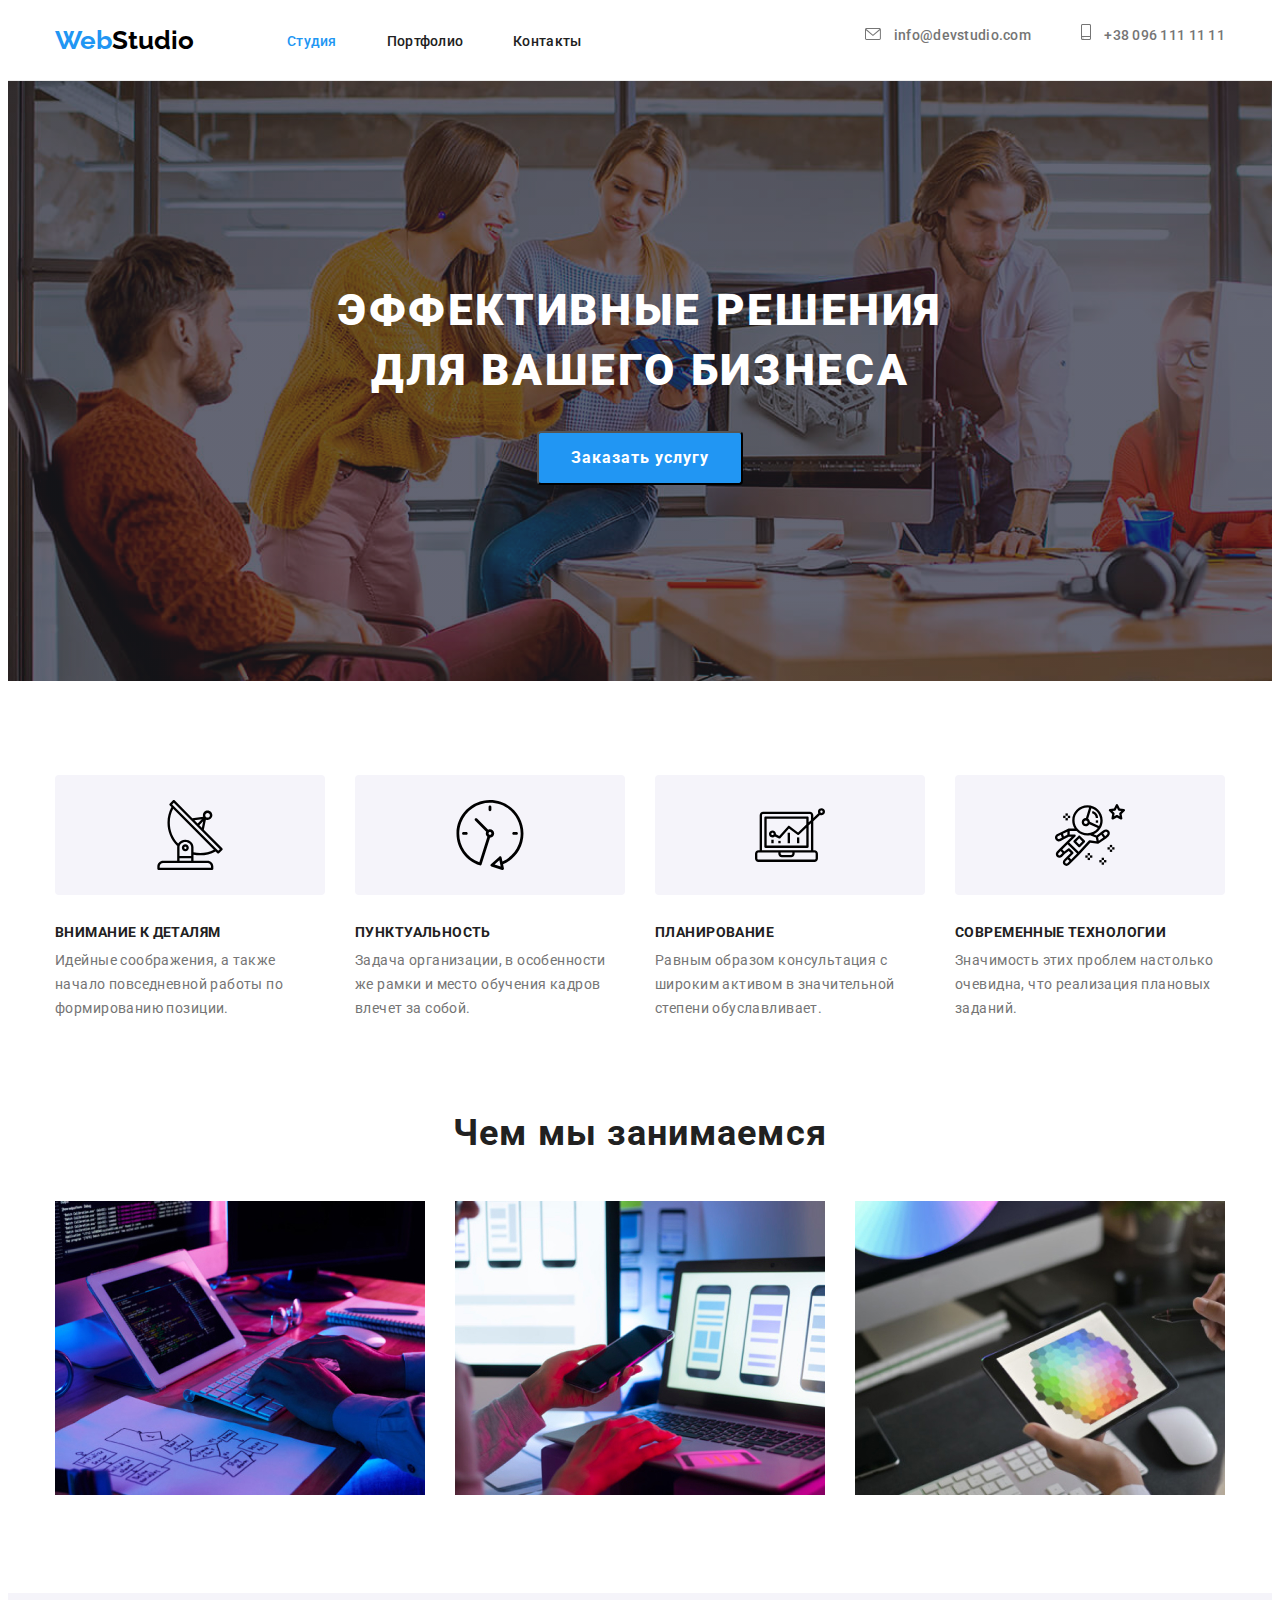
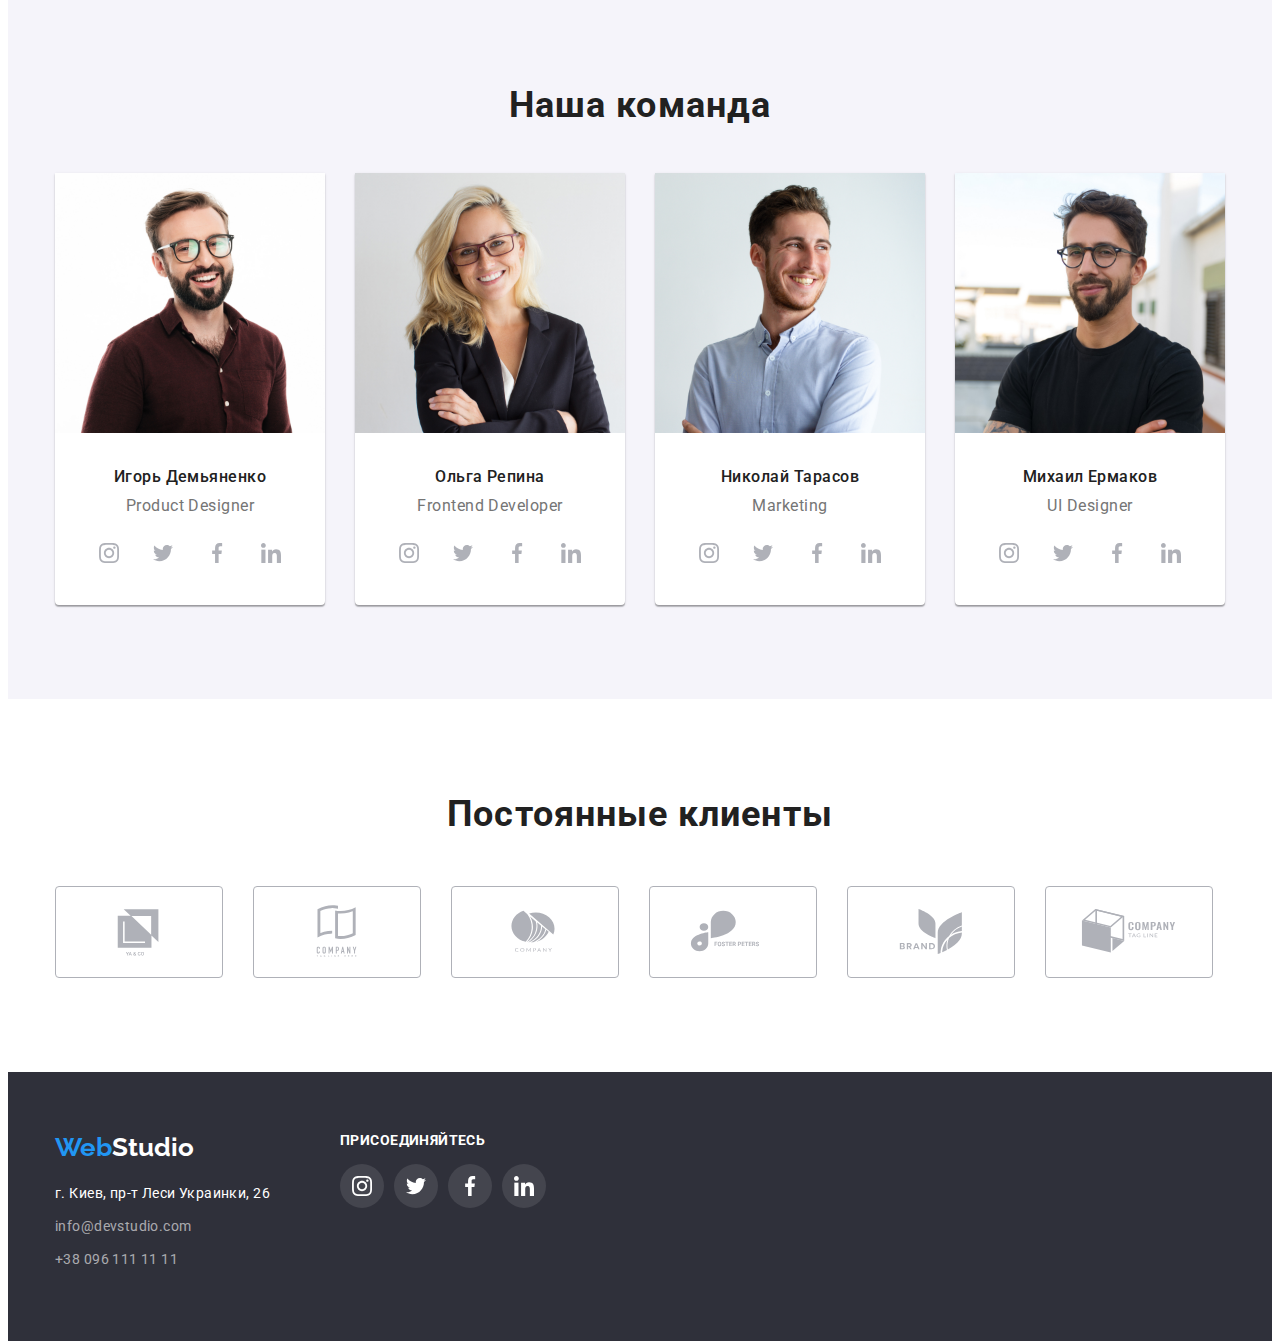
<file: index.html>
<!DOCTYPE html>
<html lang="ru">
<head>
    <meta charset="UTF-8" />
    <meta http-equiv="X-UA-Compatible" content="IE=edge" />
    <meta name="viewport" content="width=device-width, initial-scale=1.0" />
    <title>Студия</title>
    <link rel="preconnect" href="https://fonts.gstatic.com" />
    <link
        href="https://fonts.googleapis.com/css2?family=Raleway:wght@700&family=Roboto:wght@400;500;700;900&display=swap"
        rel="stylesheet" />
    <link rel="stylesheet" href="./css/styles.css" />
    <link rel="stylesheet" href="https://cdnjs.cloudflare.com/ajax/libs/modern-normalize/1.1.0/modern-normalize.min.css"
        integrity="sha512-wpPYUAdjBVSE4KJnH1VR1HeZfpl1ub8YT/NKx4PuQ5NmX2tKuGu6U/JRp5y+Y8XG2tV+wKQpNHVUX03MfMFn9Q=="
        crossorigin="anonymous" referrerpolicy="no-referrer" />
</head>

<body>
    <header class="header">
        <div class="container header-container">
            <a href="./index.html" class="logo"><span class="logo-beginning">Web</span>Studio</a>
            <nav class="header-nav">
                <ul class="header-list">
                    <li class="header-list-item">
                        <a href="index.html" class="header-link link-active">Студия</a>
                    </li>
                    <li class="header-list-item">
                        <a href="portfolio.html" class="header-link">Портфолио</a>
                    </li>
                    <li class="header-list-item">
                        <a href="" class="header-link">Контакты</a>
                    </li>
                </ul>
            </nav>
            <ul class="header-address address">
                <li class="header-address-item address-item">
                    <a href="" class="address-link envelope-link">
                        <svg class="icon icon-envelope">
                            <use href="./images/icons.svg#icon-envelope"></use>
                        </svg>
                        info@devstudio.com
                    </a>
                </li>
                <li class="header-address-item address-item">
                    <a href="" class="address-link tel-link">
                        <svg class="icon icon-tel">
                            <use href="./images/icons.svg#icon-tel"></use>
                        </svg>
                        +38 096 111 11 11
                    </a>
                </li>
            </ul>
        </div>
    </header>
    <main>
        <section class="hero bg-img">
            <div class="hero-container">
                <h1 class="hero-text">Эффективные решения для вашего бизнеса</h1>
                <button type="button" class="hero-btn">Заказать услугу</button>
            </div>
        </section>
        <section class="benefits">
            <div class="container">
                <ul class="benefits-list">
                    <li class="benefits-item">
                        <div class="icon-box">
                        <svg class="benefits-icon" width="20" height="20">
                            <use href="./images/icons.svg#icon-antenna"></use>
                        </svg>
                        </div>
                        <div class="benefits-box">
                        <h3 class="benefits-header">Внимание к деталям</h3>
                        <p class="benefits-text">
                            Идейные соображения, а также начало повседневной работы по
                            формированию позиции.
                        </p>
                        </div>
                    </li>
                    <li class="benefits-item">
                        <div class="icon-box">
                        <svg class="benefits-icon" width="20" height="20">
                            <use href="./images/icons.svg#icon-clock"></use>
                        </svg>
                        </div>
                        <div class="benefits-box">
                        <h3 class="benefits-header">Пунктуальность</h3>
                        <p class="benefits-text">
                            Задача организации, в особенности же рамки и место обучения
                            кадров влечет за собой.
                        </p>
                        </div>
                    </li>
                    <li class="benefits-item">
                        <div class="icon-box">
                        <svg class="benefits-icon" width="20" height="20">
                            <use href="./images/icons.svg#icon-diagram"></use>
                        </svg>
                        </div>
                        <div class="benefits-box">
                        <h3 class="benefits-header">Планирование</h3>
                        <p class="benefits-text">
                            Равным образом консультация с широким активом в значительной
                            степени обуславливает.
                        </p>
                        </div>
                    </li>
                    <li class="benefits-item">
                        <div class="icon-box">
                        <svg class="benefits-icon" width="20" height="20">
                            <use href="./images/icons.svg#icon-astronaut"></use>
                        </svg>
                        </div>
                        <div class="benefits-box">
                        <h3 class="benefits-header">Современные технологии</h3>
                        <p class="benefits-text">
                            Значимость этих проблем настолько очевидна, что реализация
                            плановых заданий.
                        </p>
                        </div>
                    </li>
                </ul>
            </div>
        </section>
        <section class="activities">
            <div class="container">
                <h2 class="activities-header">Чем мы занимаемся</h2>
                <ul class="activities-list">
                    <li class="activities-item">
                        <img src="./images/features/box1.jpg" alt="Человек програмирует" width="370" height="294"
                            class="activities-img" />
                    </li>
                    <li class="activities-item">
                        <img src="./images/features/box2.jpg" alt="Человек работает за компьютером с телефоном"
                            width="370" height="294" class="activities-img" />
                    </li>
                    <li class="activities-item">
                        <img src="./images/features/box3.jpg" alt="Человек просматривает на планшете спектр цветов"
                            width="370" height="294" class="activities-img" />
                    </li>
                </ul>
            </div>
        </section>
        <section class="team">
            <h2 class="team-header">Наша команда</h2>
            <div class="container">
                <ul class="team-list">
                    <li class="team-container">
                        <img src="./images/team/box1.jpg" alt="Игорь Демьяненко" width="270" height="260"
                            class="team-img" />
                        <div class="team-box">
                            <h3 class="team-name">Игорь Демьяненко</h3>
                            <p class="team-paragraph">Product Designer</p>
                            <ul class="social-media">
                                <li class="social-media-item">
                                    <a class="social-media-link" href="">
                                        <svg class="social-media-icon team-icon" width="20" height="20">
                                            <use href="./images/icons.svg#icon-instagram"></use>
                                        </svg>
                                    </a>
                                </li>
                                <li class="social-media-item">
                                    <a class="social-media-link" href="">
                                        <svg class="social-media-icon team-icon" width="20" height="20">
                                            <use href="./images/icons.svg#icon-twitter"></use>
                                        </svg>
                                    </a>
                                </li>
                                <li class="social-media-item">
                                    <a class="social-media-link" href="">
                                        <svg class="social-media-icon team-icon" width="20" height="20">
                                            <use href="./images/icons.svg#icon-facebook"></use>
                                        </svg>
                                    </a>
                                </li>
                                <li class="social-media-item">
                                    <a class="social-media-link" href="">
                                        <svg class="social-media-icon team-icon" width="20" height="20">
                                            <use href="./images/icons.svg#icon-linkedin"></use>
                                        </svg>
                                    </a>
                                </li>
                            </ul>
                        </div>
                    </li>
                    <li class="team-container">
                        <img src="./images/team/box2.jpg" alt="Ольга Репина" width="270" height="260"
                            class="team-img" />
                        <div class="team-box">
                            <h3 class="team-name">Ольга Репина</h3>
                            <p class="team-paragraph">Frontend Developer</p>
                            <ul class="social-media">
                                <li class="social-media-item">
                                    <a class="social-media-link" href="">
                                        <svg class="social-media-icon team-icon" width="20" height="20">
                                            <use href="./images/icons.svg#icon-instagram"></use>
                                        </svg>
                                    </a>
                                </li>
                                <li class="social-media-item">
                                    <a class="social-media-link" href="">
                                        <svg class="social-media-icon team-icon" width="20" height="20">
                                            <use href="./images/icons.svg#icon-twitter"></use>
                                        </svg>
                                    </a>
                                </li>
                                <li class="social-media-item">
                                    <a class="social-media-link" href="">
                                        <svg class="social-media-icon team-icon" width="20" height="20">
                                            <use href="./images/icons.svg#icon-facebook"></use>
                                        </svg>
                                    </a>
                                </li>
                                <li class="social-media-item">
                                    <a class="social-media-link" href="">
                                        <svg class="social-media-icon team-icon" width="20" height="20">
                                            <use href="./images/icons.svg#icon-linkedin"></use>
                                        </svg>
                                    </a>
                                </li>
                            </ul>
                        </div>
                    </li>
                    <li class="team-container">
                        <img src="./images/team/box3.jpg" alt="Николай Тарасов" width="270" height="260"
                            class="team-img" />
                        <div class="team-box">
                            <h3 class="team-name">Николай Тарасов</h3>
                            <p class="team-paragraph">Marketing</p>
                            <ul class="social-media">
                                <li class="social-media-item">
                                    <a class="social-media-link" href="">
                                        <svg class="social-media-icon team-icon" width="20" height="20">
                                            <use href="./images/icons.svg#icon-instagram"></use>
                                        </svg>
                                    </a>
                                </li>
                                <li class="social-media-item">
                                    <a class="social-media-link team-icon" href="">
                                        <svg class="social-media-icon" width="20" height="20">
                                            <use href="./images/icons.svg#icon-twitter"></use>
                                        </svg>
                                    </a>
                                </li>
                                <li class="social-media-item">
                                    <a class="social-media-link team-icon" href="">
                                        <svg class="social-media-icon" width="20" height="20">
                                            <use href="./images/icons.svg#icon-facebook"></use>
                                        </svg>
                                    </a>
                                </li>
                                <li class="social-media-item team-icon">
                                    <a class="social-media-link" href="">
                                        <svg class="social-media-icon" width="20" height="20">
                                            <use href="./images/icons.svg#icon-linkedin"></use>
                                        </svg>
                                    </a>
                                </li>
                            </ul>
                        </div>
                    </li>
                    <li class="team-container">
                        <img src="./images/team/box4.jpg" alt="Михаил Ермаков" width="270" height="260"
                            class="team-img" />
                        <div class="team-box">
                            <h3 class="team-name">Михаил Ермаков</h3>
                            <p class="team-paragraph">UI Designer</p>
                            <ul class="social-media">
                                <li class="social-media-item">
                                    <a class="social-media-link" href="">
                                        <svg class="social-media-icon team-icon" width="20" height="20">
                                            <use href="./images/icons.svg#icon-instagram"></use>
                                        </svg>
                                    </a>
                                </li>
                                <li class="social-media-item">
                                    <a class="social-media-link" href="">
                                        <svg class="social-media-icon team-icon" width="20" height="20">
                                            <use href="./images/icons.svg#icon-twitter"></use>
                                        </svg>
                                    </a>
                                </li>
                                <li class="social-media-item">
                                    <a class="social-media-link" href="">
                                        <svg class="social-media-icon team-icon" width="20" height="20">
                                            <use href="./images/icons.svg#icon-facebook"></use>
                                        </svg>
                                    </a>
                                </li>
                                <li class="social-media-item">
                                    <a class="social-media-link" href="">
                                        <svg class="social-media-icon team-icon" width="20" height="20">
                                            <use href="./images/icons.svg#icon-linkedin"></use>
                                        </svg>
                                    </a>
                                </li>
                            </ul>
                        </div>
                    </li>
                </ul>
            </div>
        </section>
        <section class="clients">
            <div class="container">
            <h3 class="client-header">Постоянные клиенты</h3>
            <ul class="client-list">
                <li class="client-list-item">
                    <a href="" class="client-list-link">
                        <svg class="client-list-link-icon" width="20" height="20">
                            <use href="./images/icons.svg#icon-Logo"></use>
                        </svg>
                    </a>
                </li>
                <li class="client-list-item">
                    <a href="" class="client-list-link">
                        <svg class="client-list-link-icon" width="20" height="20">
                            <use href="./images/icons.svg#icon-Logo-1"></use>
                        </svg>
                    </a>
                </li>
                <li class="client-list-item">
                    <a href="" class="client-list-link">
                            <svg class="client-list-link-icon" width="20" height="20">
                                <use href="./images/icons.svg#icon-Logo-2"></use>
                            </svg>
                    </a>
                </li>
                <li class="client-list-item">
                    <a href="" class="client-list-link">
                            <svg class="client-list-link-icon" width="20" height="20">
                                <use href="./images/icons.svg#icon-Logo-3"></use>
                            </svg>
                    </a>
                </li>
                <li class="client-list-item">
                    <a href="" class="client-list-link">
                            <svg class="client-list-link-icon" width="20" height="20">
                                <use href="./images/icons.svg#icon-Logo-4"></use>
                            </svg>
                    </a>
                </li>
                <li class="client-list-item">
                    <a href="" class="client-list-link">
                            <svg class="client-list-link-icon" width="20" height="20">
                                <use href="./images/icons.svg#icon-Logo-5"></use>
                            </svg>
                    </a>
                </li>
            </ul>
            </div>
        </section>
    </main>
    <footer class="footer">
        <div class="container">
            <div class="footer-box">
                    <address class="footer-address">
                        <a href="./index.html" class="logo logo-reverse"><span class="logo-beginning">Web</span>Studio</a>
                        <p class="footer-paragraph">г. Киев, пр-т Леси Украинки, 26</p>
                        <ul class="address">
                            <li class="address-item">
                                <a href="" class="footer-link address-link">info@devstudio.com</a>
                            </li>
                            <li class="address-item">
                                <a href="" class="footer-link address-link">+38 096 111 11 11</a>
                            </li>
                        </ul>
                    </address>
                <div class="footer-social-media">
                <p class="social-media-paragraph">присоединяйтесь</p>
                    <ul class="social-media">
                        <li class="social-media-item">
                            <a class="social-media-link footer-social-link" href="">
                                <svg class="social-media-icon footer-icon" width="20" height="20">
                                    <use href="./images/icons.svg#icon-instagram"></use>
                                </svg>
                            </a>
                        </li>
                        <li class="social-media-item">
                            <a class="social-media-link footer-social-link" href="">
                                <svg class="social-media-icon footer-icon" width="20" height="20">
                                 <use href="./images/icons.svg#icon-twitter"></use>
                                </svg>
                            </a>
                        </li>
                        <li class="social-media-item">
                            <a class="social-media-link footer-social-link" href="">
                                <svg class="social-media-icon footer-icon" width="20" height="20">
                                    <use href="./images/icons.svg#icon-facebook"></use>
                                </svg>
                            </a>
                        </li>
                        <li class="social-media-item">
                            <a class="social-media-link footer-social-link" href="">
                                <svg class="social-media-icon footer-icon" width="20" height="20">
                                    <use href="./images/icons.svg#icon-linkedin"></use>
                                </svg>
                            </a>
                        </li>
                    </ul>
                </div>
            </div>
        </div>
    </footer>
</body>

</html>
</file>
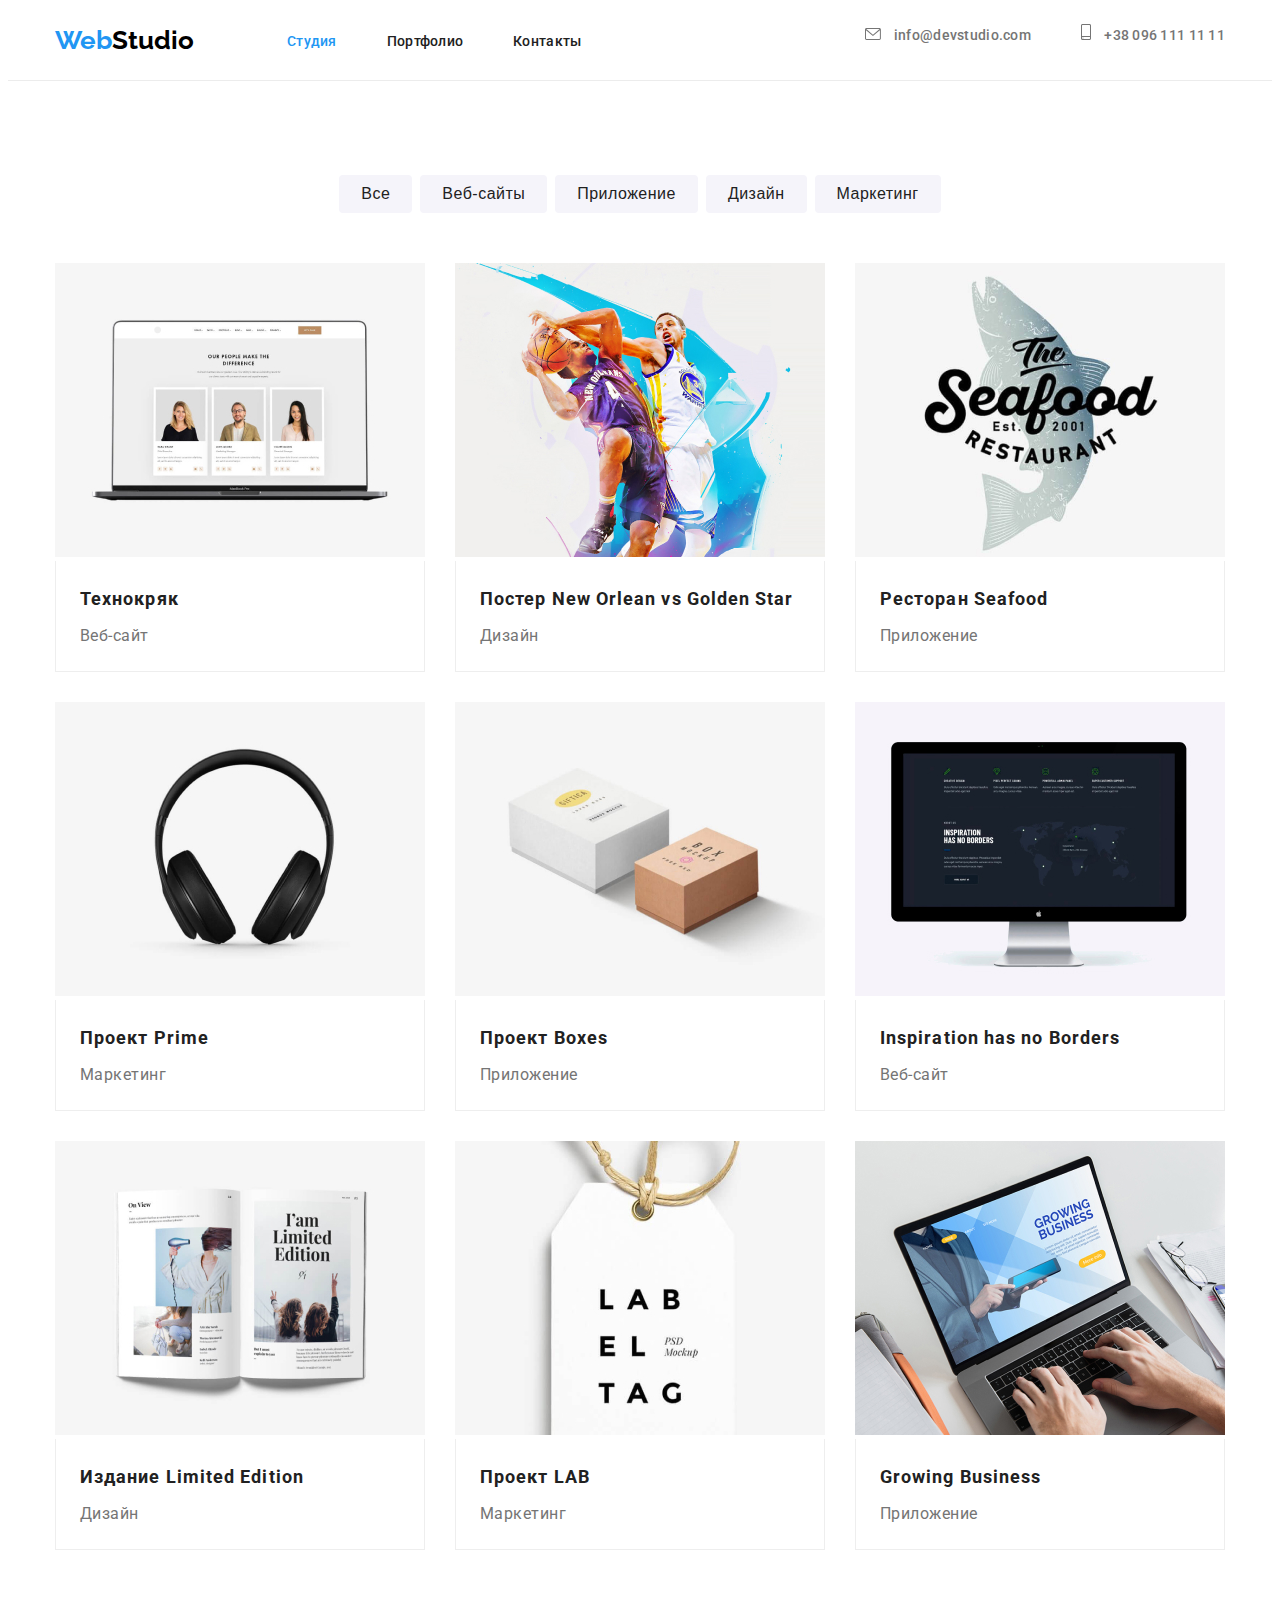
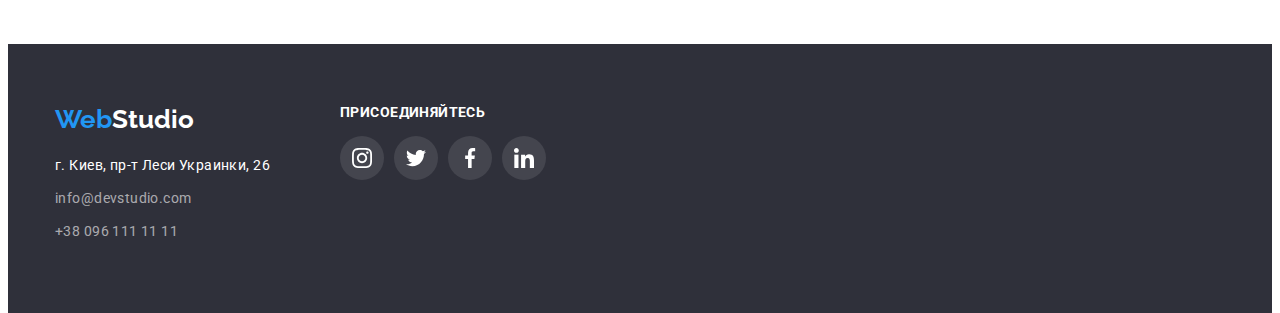
<file: portfolio.html>
<!DOCTYPE html>
<html lang="ru">
<head>
    <meta charset="UTF-8">
    <meta http-equiv="X-UA-Compatible" content="IE=edge">
    <meta name="viewport" content="width=device-width, initial-scale=1.0">
    <title>Портфолио</title>
    <link rel="preconnect" href="https://fonts.gstatic.com">
    <link href="https://fonts.googleapis.com/css2?family=Raleway:wght@700&family=Roboto:wght@400;500;700;900&display=swap" rel="stylesheet">
    <link rel="stylesheet" href="./css/styles.css">
    <link rel="stylesheet" href="https://cdnjs.cloudflare.com/ajax/libs/modern-normalize/1.1.0/modern-normalize.min.css" integrity="sha512-wpPYUAdjBVSE4KJnH1VR1HeZfpl1ub8YT/NKx4PuQ5NmX2tKuGu6U/JRp5y+Y8XG2tV+wKQpNHVUX03MfMFn9Q==" crossorigin="anonymous" referrerpolicy="no-referrer" />
</head>
<body>
    <header class="header">
        <div class="container header-container">
            <a href="./index.html" class="logo"><span class="logo-beginning">Web</span>Studio</a>
            <nav class="header-nav">
                <ul class="header-list">
                    <li class="header-list-item">
                        <a href="index.html" class="header-link link-active">Студия</a>
                    </li>
                    <li class="header-list-item">
                        <a href="portfolio.html" class="header-link">Портфолио</a>
                    </li>
                    <li class="header-list-item">
                        <a href="" class="header-link">Контакты</a>
                    </li>
                </ul>
            </nav>
            <ul class="header-address address">
                <li class="header-address-item address-item">
                    <a href="" class="address-link envelope-link">
                        <svg class="icon icon-envelope">
                            <use href="./images/icons.svg#icon-envelope"></use>
                        </svg>
                        info@devstudio.com
                    </a>
                </li>
                <li class="header-address-item address-item">
                    <a href="" class="address-link tel-link">
                        <svg class="icon icon-tel">
                            <use href="./images/icons.svg#icon-tel"></use>
                        </svg>
                        +38 096 111 11 11
                    </a>
                </li>
            </ul>
        </div>
    </header>
    <main>
    <section class="portfolio">
        <div class="container">
            <ul class="portfolio-btns">
                <li class="portfolio-btns-item">
                    <button type="button" class="portfolio-btn btn-active">Все</button>
                </li>
                <li class="portfolio-btns-item">
                    <button type="button" class="portfolio-btn">Веб-сайты</button>
                </li>
                <li class="portfolio-btns-item">
                    <button type="button" class="portfolio-btn">Приложение</button>
                </li>
                <li class="portfolio-btns-item">
                    <button type="button" class="portfolio-btn">Дизайн</button>
                </li>
                <li class="portfolio-btns-item">
                    <button type="button" class="portfolio-btn">Маркетинг</button>
                </li>
            </ul>
            <ul class="portfolio-list">
                <li class="portfolio-item">
                    <img src=".\images\portfolio\img1.jpg" alt="Ноутбук" width="370" height="294" class="portfolio-img">
                    <div class="portfolio-box">
                    <p class="portfolio-header">Технокряк</p>
                    <p class="portfolio-paragraph">Веб-сайт</p>
                    </div>
                </li>
                <li class="portfolio-item">
                    <img src=".\images\portfolio\img2.jpg" alt="Баскетболисты" width="370" height="294" class="portfolio-img">
                    <div class="portfolio-box">
                    <p class="portfolio-header">Постер New Orlean vs Golden Star</p>
                    <p class="portfolio-paragraph">Дизайн</p>
                    </div>
                </li>
                <li class="portfolio-item">
                    <img src=".\images\portfolio\img3.jpg" alt="Логотип рыбного ресторана" width="370" height="294" class="portfolio-img">
                    <div class="portfolio-box">
                    <p class="portfolio-header">Ресторан Seafood</p>
                    <p class="portfolio-paragraph">Приложение</p>
                    </div>
                </li>
                <li class="portfolio-item">
                    <img src=".\images\portfolio\img4.jpg" alt="Наушники" width="370" height="294" class="portfolio-img">
                    <div class="portfolio-box">
                    <p class="portfolio-header">Проект Prime</p>
                    <p class="portfolio-paragraph">Маркетинг</p>
                    </div>
                </li>
                <li class="portfolio-item">
                    <img src=".\images\portfolio\img5.jpg" alt="Две коробочки" width="370" height="294" class="portfolio-img">
                    <div class="portfolio-box">
                    <p class="portfolio-header">Проект Boxes</p>
                    <p class="portfolio-paragraph">Приложение</p>
                    </div>
                </li>
                <li class="portfolio-item">
                    <img src=".\images\portfolio\img6.jpg" alt="Монитор" width="370" height="294" class="portfolio-img">
                    <div class="portfolio-box">
                    <p class="portfolio-header">Inspiration has no Borders</p>
                    <p class="portfolio-paragraph">Веб-сайт</p>
                    </div>
                </li>
                <li class="portfolio-item">
                    <img src=".\images\portfolio\img7.jpg" alt="Книга" width="370" height="294" class="portfolio-img">
                    <div class="portfolio-box">
                    <p class="portfolio-header">Издание Limited Edition</p>
                    <p class="portfolio-paragraph">Дизайн</p>
                    </div>
                </li>
                <li class="portfolio-item">
                    <img src=".\images\portfolio\img8.jpg" alt="Лейбочка" width="370" height="294" class="portfolio-img">
                    <div class="portfolio-box">
                    <p class="portfolio-header">Проект LAB</p>
                    <p class="portfolio-paragraph">Маркетинг</p>
                    </div>
                </li>
                <li class="portfolio-item">
                    <img src=".\images\portfolio\img9.jpg" alt="Человек работает на ноутбуке" width="370" height="294" class="portfolio-img">
                    <div class="portfolio-box">
                    <p class="portfolio-header">Growing Business</p>
                    <p class="portfolio-paragraph">Приложение</p>
                    </div>
                </li>
            </ul>
        </div>
    </section>
    </main>
    <footer class="footer">
        <div class="container">
            <div class="footer-box">
                    <address class="footer-address">
                        <a href="./index.html" class="logo logo-reverse"><span class="logo-beginning">Web</span>Studio</a>
                        <p class="footer-paragraph">г. Киев, пр-т Леси Украинки, 26</p>
                        <ul class="address">
                            <li class="address-item">
                                <a href="" class="footer-link address-link">info@devstudio.com</a>
                            </li>
                            <li class="address-item">
                                <a href="" class="footer-link address-link">+38 096 111 11 11</a>
                            </li>
                        </ul>
                    </address>
                <div class="footer-social-media">
                <p class="social-media-paragraph">присоединяйтесь</p>
                    <ul class="social-media">
                        <li class="social-media-item">
                            <a class="social-media-link footer-social-link" href="">
                                <svg class="social-media-icon footer-icon" width="20" height="20">
                                    <use href="./images/icons.svg#icon-instagram"></use>
                                </svg>
                            </a>
                        </li>
                        <li class="social-media-item">
                            <a class="social-media-link footer-social-link" href="">
                                <svg class="social-media-icon footer-icon" width="20" height="20">
                                 <use href="./images/icons.svg#icon-twitter"></use>
                                </svg>
                            </a>
                        </li>
                        <li class="social-media-item">
                            <a class="social-media-link footer-social-link" href="">
                                <svg class="social-media-icon footer-icon" width="20" height="20">
                                    <use href="./images/icons.svg#icon-facebook"></use>
                                </svg>
                            </a>
                        </li>
                        <li class="social-media-item">
                            <a class="social-media-link footer-social-link" href="">
                                <svg class="social-media-icon footer-icon" width="20" height="20">
                                    <use href="./images/icons.svg#icon-linkedin"></use>
                                </svg>
                            </a>
                        </li>
                    </ul>
                </div>
            </div>
        </div>
    </footer>
</body>
</html>
</file>
<file: css/styles.css>
:root {
    --main-text-color:#757575;
    --header-color:#212121;
    --header-bg-color: #FFFFFF;
    --animation-color: #2196F3;
    --logo-color: #000000;
    --team-bg-color: #F5F4FA;
    --animation-button: #188CE8;
    --footer-bg-color: #2F303A;
    --border-color: #eeeeee;
    --bg-color: #f5f4fa;
    --attention-grid-item: 4;
    --client-grid-item: 6;
}
html {
    box-sizing: border-box;
}
*,
*::before,
*::after {
    box-sizing: inherit;
}
h2,
h3,
p{
    margin-block-start: 0;
    margin-block-end: 0;
}
body {
    color: var(--main-text-color);
    font-family: Roboto, sans-serif;
    font-weight: 400;
    margin-block-start: 0;
    margin-block-end: 0;
}
a{
    text-decoration: none;
}
ul{
    list-style-type: none;
    padding-inline-start: 0px;
    margin-block-start: 0;
    margin-block-end: 0;
}
.container{
    width: 1200px;
    margin-left: auto;
    margin-right: auto;
    padding-left: 15px;
    padding-right: 15px;
}
.header{
    border-bottom: 1px solid rgba(236, 236, 236, 1);
}
.header-container{
    display: flex;
    align-items: center;
    height: 80px;
}
.logo {
    display: inline-flex;
    color:var(--logo-color);
    font-family: 'Raleway';
    font-style: normal;
    font-weight: 700;
    font-size: 26px;
}

.logo-beginning {
    color: var(--animation-color);
}
.header-link {
    font-family: 'Roboto';
    color: var(--header-color);
    font-weight: 500;
    font-size: 14px;
    line-height: 1.1;
    letter-spacing: 0.02em;
}

.header-link:hover {
    color: var(--animation-color);
}
.link-active{
    color: var(--animation-color);
}
.header-list{
    display: flex;
    padding-inline-start: 0px;
}
.header-nav{
    margin-left: 93px;
}
.header-list-item:not(:last-child){
    margin-right: 50px;
}
.header-address{
    display: inline-flex;
    margin-left: auto;
}
.header-address-item{
    justify-content: center;
}
.header-address-item:not(:last-child){
    margin-right: 50px;
}
.address-link{
    font-family: 'Roboto';
    color: var(--main-text-color);
    font-weight: 500;
    font-size: 14px;
    line-height: 1;
    letter-spacing: 0.02em;
}

.address-link:hover{
    color: var(--animation-color);
}
.envelope-link:hover,
.envelope-link:focus {
  color: var(--animation-color);
}

.icon-envelope {
  width: 16px;
  height: 12px;
  margin-right: 10px;
  fill: currentColor;
}

.tel-link {
  color: var(--main-text-color);
}

.tel-link:hover,
.tel-link:focus {
  color: var(--animation-color);
}

.icon-tel {
  width: 10px;
  height: 16px;
  margin-right: 10px;
  fill: currentColor;
}
.hero {
    padding-top: 200px;
    padding-bottom: 200px;
    text-align: center;
    background-color: var(--logo-color);
}
.bg-img {
    height: 600px;
    background-repeat: no-repeat;
    background-size: cover;
    margin-left: auto;
    margin-right: auto;
    background-image: linear-gradient(to right, rgba(47, 48, 58, 0.4), rgba(47, 48, 58, 0.4)),
      url(../images/hero/hero-bg.png);
  }
.hero-container{
    display: flex;
    flex-direction: column;
    align-items: center;
}
.hero-text{
    font-family: 'Roboto';
    color: var(--header-bg-color);
    font-weight: 900;
    font-size: 44px;
    line-height: 1.36;
    text-align: center;
    letter-spacing: 0.06em;
    text-transform: uppercase;
    width: 696px;
    margin-right: auto;
    margin-left: auto;
    margin-block-start: 0px;
    margin-block-end: 0px;
    margin-bottom: 30px;
}
.hero-btn{
    font-family: 'Roboto';
    background-color: var(--animation-color);
    color: var(--header-bg-color);

    cursor: pointer;

    position: relative;
    border-radius: 4px;
    font-weight: bold;
    font-size: 16px;
    line-height: 1.88;
    text-align: center;
    letter-spacing: 0.06em;
    display: inline-block;
    min-width: 200px;
    padding: 10px 32px;
    margin-left: auto;
    margin-right: auto;
}
.hero-btn:hover{
   background-color: var(--animation-button);
}
.benefits{
    padding-top: 94px;
    padding-bottom: 94px;
}
.benefits-header{
    font-family: 'Roboto';
    color: var(--header-color);
    font-weight: 700;
    font-size: 14px;
    line-height: 1;
    letter-spacing: 0.03em;
    text-transform: uppercase;
    margin-bottom: 10px;
}
.benefits-item{
    width: 270px;
}
.icon-box{
    display: flex;
    justify-content: center;
    align-items: center;
    background-color: #f5f4fa;
    height: 120px;
    border-radius: 4px;
}
.benefits-icon{
    width: 70px;
    height: 70px;
}
.benefits-list{
    display: flex;
}
.benefits-item:not(:last-child){
    margin-right: 30px;
}
.benefits-text{
    font-family: 'Roboto';
    color: var(--main-text-color);
    font-style: normal;
    font-weight: 400;
    font-size: 14px;
    line-height: 1.71;
    letter-spacing: 0.03em;
}
.benefits-box{
    padding-top: 30px;
}
.activities{
    padding-bottom: 94px;
}
.activities-list{
    display: flex;
}
.activities-item:not(:last-child){
    margin-right: 30px;
}
.activities-header{
    font-family: 'Roboto';
    color: var(--header-color);
    font-style: normal;
    font-weight: 700;
    font-size: 36px;
    line-height: 1;
    text-align: center;
    letter-spacing: 0.03em;
    margin-bottom: 50px;
}
.team{
    background-color: var(--team-bg-color);
    padding-bottom: 94px;
    padding-top: 94px;
}
.team-list{
    display: flex;
}
.team-container:not(:last-child){
    margin-right: 30px;
}
.team-container{
    background-color: var(--header-bg-color);
    position: relative;
    width: 270px;
    box-shadow: 0px 1px 3px rgba(0, 0, 0, 0.12), 0px 1px 1px rgba(0, 0, 0, 0.14), 0px 2px 1px rgba(0, 0, 0, 0.2);
    border-radius: 0px 0px 4px 4px;
}
.team-header{
    font-family: 'Roboto';
    color: var(--header-color);
    font-style: normal;
    font-weight: 700;
    font-size: 36px;
    line-height: 1;
    text-align: center;
    letter-spacing: 0.03em;
    margin-bottom: 50px;
}
.team-box{
    display: inherit;
    padding-top: 30px;
    padding-bottom: 30px;
}
.team-name{
    font-family: 'Roboto';
    color: var(--header-color);
    font-style: normal;
    font-weight: 500;
    font-size: 16px;
    text-align: center;
    letter-spacing: 0.03em;
    margin-bottom: 10px;
}
.team-paragraph{
    font-family: 'Roboto';
    color: var(--main-text-color);
    font-style: normal;
    font-weight: 400;
    font-size: 16px;
    text-align: center;
    letter-spacing: 0.03em;
}
.social-media{
    display: flex;
    justify-content: center;
    gap: 10px;
    margin-top: 16px;
}
.social-media-link{
    display: flex;
    justify-content: center;
    align-items: center;
    width: 44px;
    height: 44px;
    border-radius: 50%;
    background: #FFFFFF;
    color: #AFB1B8;
}
.social-media-link:focus,
.social-media-link:hover{
    background: #2196F3;
    color: #FFFFFF;
}
.social-media-icon{
    fill: currentColor;
}
.clients{
    padding-top: 94px;
    padding-bottom: 94px
}
.client-header{
    margin-bottom: 50px;
    color: var(--header-color);
    font-weight: bold;
    font-size: 36px;
    line-height: 1.2;
    text-align: center;
    letter-spacing: 0.03em;
}
.client-list{
    display: flex;
    margin-left: calc(-1 * 30px);
    margin-top: calc(-1 * 30px);
    width: 1200px;
    flex-wrap: wrap;
}
.client-list-item{
    margin-top: 30px;
    margin-left: 30px;
    color: #afb1b8;
    min-height: 92px;
    flex-basis: calc( (100% - (30px + 2px) * var(--client-grid-item)) / var(--client-grid-item) );
}
.client-list-link{
    width: 100%;
    height: 100%;
    display: flex;
    justify-content: center;
    align-items: center;
    color: inherit;
    border: 1px solid #AFB1B8;
    border-radius: 4px;
}
.client-list-link:hover,
.client-list-link:focus {
  color: var(--animation-color);
  border-color: var(--animation-color);
}
.client-list-link-icon {
    width: 106px;
    height: 60px;
    fill: currentColor;
}
.footer{
    background-color: var(--footer-bg-color);
    display: flex;
    flex-direction: column;
    padding-top: 60px;
    padding-bottom: 60px;
}
.logo-reverse{
    color: var(--header-bg-color);
    margin-bottom: 20px;
}
.footer-paragraph{
    color: var(--header-bg-color);
    font-style: normal;
    font-weight: 400;
    font-size: 14px;
    line-height: 1.71;
    letter-spacing: 0.03em;
    margin-bottom: 9px;
}
.address{
    padding-inline-start:0;
}
.address-item{
    color: var(--main-text-color);
    font-style: normal;
    font-weight: 400;
    font-size: 14px;
    line-height: 1.71;
    letter-spacing: 0.03em;
    margin-bottom: 9px;
}
.footer-list{
    display: flex;
    gap: 70px;
}
.footer-box{
    display: flex;
}
.footer-address{
    margin-right: 70px;
}
.footer-link{
    color: rgba(255, 255, 255, 0.6);
    font-weight: 400;
    line-height: 1.71;
    letter-spacing: 0.03em;
}
.footer-icon{
    fill: #FFFFFF;
}
.footer-social-link{
    background-color: rgba(255, 255, 255, 0.1);
}
.footer-social-media{
    display: inline-block;
    left: 516px;
    width: 206px;
}
.social-media-paragraph{
    font-family: 'Roboto';
    font-style: normal;
    font-weight: 700;
    font-size: 14px;
    line-height: 16px;
    letter-spacing: 0.03em;
    text-transform: uppercase;
    color: #FFFFFF;
}
.portfolio{
    padding-top: 94px;
    padding-bottom: 94px;
}
.portfolio-btns{
    display: flex;
    justify-content: center;
    margin-bottom: 50px;
}
.portfolio-btn{
    border-radius: 4px;
    padding: 6px 22px;
    border: 0px;

    background-color: var(--bg-color);
    color: var(--header-color);

    cursor: pointer;

    font-weight: 500;
    font-size: 16px;
    line-height: 1.6;
    text-align: center;
    letter-spacing: 0.03em;
}
.portfolio-btns-item:not(:last-child){
    padding-right: 8px;
}
.portfolio-btn:hover,
.portfolio-btn:focus {
  background-color: var(--animation-color);
  color: var(--header-bg-color);

  box-shadow: 0px 3px 1px rgba(0, 0, 0, 0.1), 0px 1px 2px rgba(0, 0, 0, 0.08),
    0px 2px 2px rgba(0, 0, 0, 0.12);
}
.portfolio-list{
    display: flex;
    flex-wrap: wrap;
    margin-top: calc(-1 * 30px);
    margin-left: calc(-1 * 30px);
    padding: 0;
    border: 1px;
}
.portfolio-item{
    background-color: var(--header-bg-color);
    flex-basis: calc(100% / 3 - 30px);
    margin-top: 30px;
    margin-left: 30px;
}
.portfolio-item:hover{
    box-shadow: 0px 1px 1px rgba(0, 0, 0, 0.12), 0px 4px 4px rgba(0, 0, 0, 0.06), 1px 4px 6px rgba(0, 0, 0, 0.16);
}
.portfolio-box{
    padding: 20px 24px;
  border-bottom: 1px solid var(--border-color);
  border-left: 1px solid var(--border-color);
  border-right: 1px solid var(--border-color);
}
.portfolio-header{
    color: var(--header-color);
    font-family: Roboto, sans-serif;
    font-weight: bold;
    font-size: 18px;
    line-height: 2;
    letter-spacing: 0.06em;
    margin-top: 0px;
    margin-bottom: 4px;
}
.portfolio-paragraph{
    color: var(--main-text-color);
    font-family: 'Roboto';
    font-style: normal;
    font-weight: 400;
    font-size: 16px;
    line-height: 1.88;
    letter-spacing: 0.03em;
}
</file>
